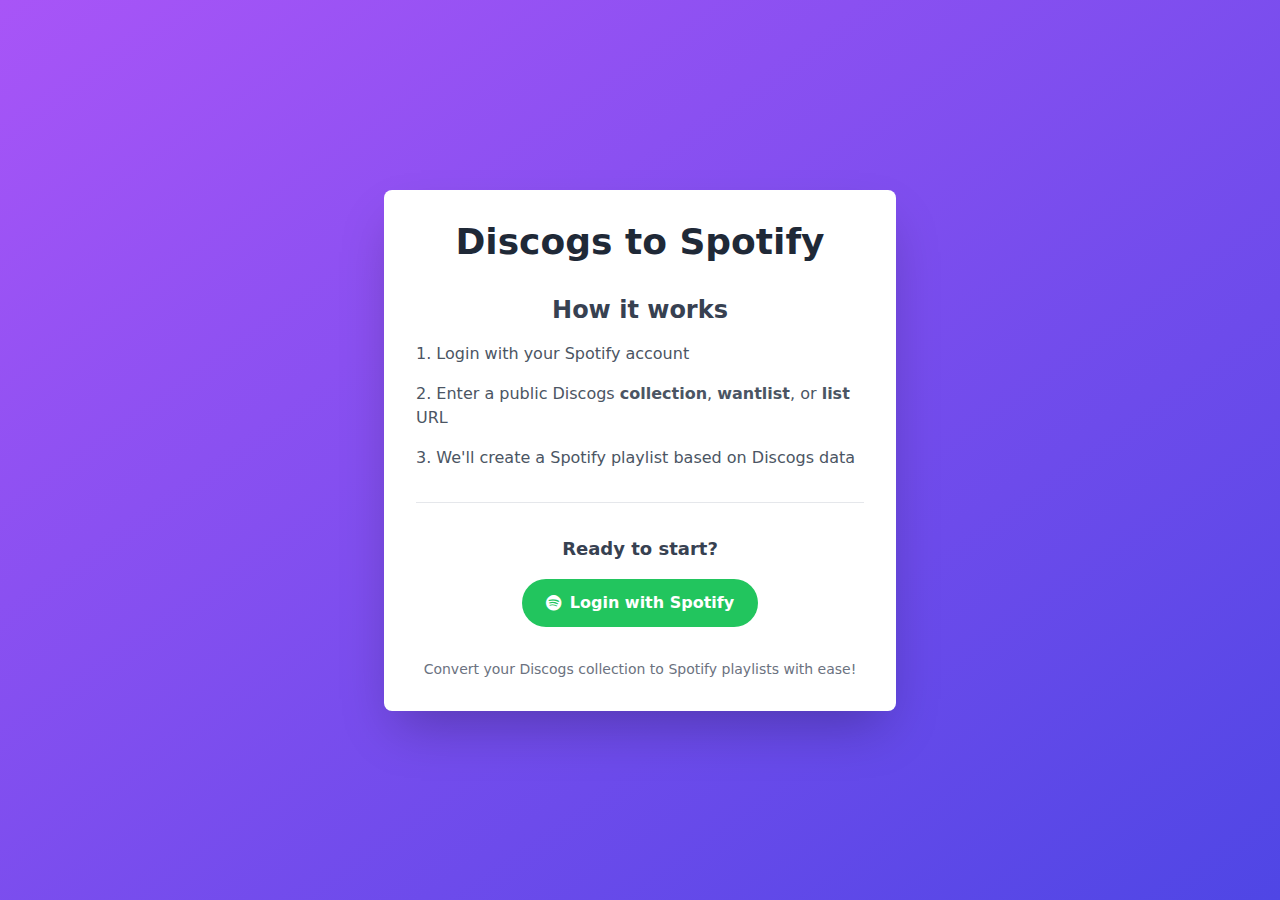
<file: internal/server/templates/index.html>
<!DOCTYPE html>
<html lang="en">

<head>
    <meta charset="UTF-8">
    <meta name="viewport" content="width=device-width, initial-scale=1.0">
    <title>Discogs to Spotify Converter - Get Started</title>
    <link rel="stylesheet" href="/static/css/output.css">
    <link href="https://cdnjs.cloudflare.com/ajax/libs/font-awesome/6.0.0-beta3/css/all.min.css" rel="stylesheet">
</head>

<body class="bg-gradient-to-br from-purple-500 to-indigo-600 min-h-screen flex items-center justify-center p-4">
    <div class="bg-white rounded-lg shadow-2xl p-8 max-w-lg w-full">
        <h1 class="text-4xl font-bold text-center mb-8 text-gray-800">Discogs to Spotify</h1>
        <div class="space-y-8">
            <div class="text-center">
                <h2 class="text-2xl font-semibold mb-4 text-gray-700">How it works</h2>
                <ol class="list-decimal list-inside text-left space-y-4 text-gray-600">
                    <li>Login with your Spotify account</li>
                    <li>Enter a public Discogs <b>collection</b>, <b>wantlist</b>, or <b>list</b> URL</li>
                    <li>We'll create a Spotify playlist based on Discogs data</li>
                </ol>
            </div>

            <div class="border-t border-gray-200 pt-8 text-center">
                <p class="text-lg font-semibold mb-4 text-gray-700">Ready to start?</p>
                <a href="/auth/login"
                    class="inline-flex items-center px-6 py-3 bg-green-500 text-white font-semibold rounded-full hover:bg-green-600 transition duration-300">
                    <i class="fab fa-spotify mr-2"></i>
                    Login with Spotify
                </a>
            </div>
        </div>

        <div class="mt-8 text-center text-sm text-gray-500">
            <p>Convert your Discogs collection to Spotify playlists with ease!</p>
        </div>
    </div>
</body>

</html>
</file>
<file: static/css/output.css>
*,:after,:before{--tw-border-spacing-x:0;--tw-border-spacing-y:0;--tw-translate-x:0;--tw-translate-y:0;--tw-rotate:0;--tw-skew-x:0;--tw-skew-y:0;--tw-scale-x:1;--tw-scale-y:1;--tw-pan-x: ;--tw-pan-y: ;--tw-pinch-zoom: ;--tw-scroll-snap-strictness:proximity;--tw-gradient-from-position: ;--tw-gradient-via-position: ;--tw-gradient-to-position: ;--tw-ordinal: ;--tw-slashed-zero: ;--tw-numeric-figure: ;--tw-numeric-spacing: ;--tw-numeric-fraction: ;--tw-ring-inset: ;--tw-ring-offset-width:0px;--tw-ring-offset-color:#fff;--tw-ring-color:rgba(59,130,246,.5);--tw-ring-offset-shadow:0 0 #0000;--tw-ring-shadow:0 0 #0000;--tw-shadow:0 0 #0000;--tw-shadow-colored:0 0 #0000;--tw-blur: ;--tw-brightness: ;--tw-contrast: ;--tw-grayscale: ;--tw-hue-rotate: ;--tw-invert: ;--tw-saturate: ;--tw-sepia: ;--tw-drop-shadow: ;--tw-backdrop-blur: ;--tw-backdrop-brightness: ;--tw-backdrop-contrast: ;--tw-backdrop-grayscale: ;--tw-backdrop-hue-rotate: ;--tw-backdrop-invert: ;--tw-backdrop-opacity: ;--tw-backdrop-saturate: ;--tw-backdrop-sepia: ;--tw-contain-size: ;--tw-contain-layout: ;--tw-contain-paint: ;--tw-contain-style: }::backdrop{--tw-border-spacing-x:0;--tw-border-spacing-y:0;--tw-translate-x:0;--tw-translate-y:0;--tw-rotate:0;--tw-skew-x:0;--tw-skew-y:0;--tw-scale-x:1;--tw-scale-y:1;--tw-pan-x: ;--tw-pan-y: ;--tw-pinch-zoom: ;--tw-scroll-snap-strictness:proximity;--tw-gradient-from-position: ;--tw-gradient-via-position: ;--tw-gradient-to-position: ;--tw-ordinal: ;--tw-slashed-zero: ;--tw-numeric-figure: ;--tw-numeric-spacing: ;--tw-numeric-fraction: ;--tw-ring-inset: ;--tw-ring-offset-width:0px;--tw-ring-offset-color:#fff;--tw-ring-color:rgba(59,130,246,.5);--tw-ring-offset-shadow:0 0 #0000;--tw-ring-shadow:0 0 #0000;--tw-shadow:0 0 #0000;--tw-shadow-colored:0 0 #0000;--tw-blur: ;--tw-brightness: ;--tw-contrast: ;--tw-grayscale: ;--tw-hue-rotate: ;--tw-invert: ;--tw-saturate: ;--tw-sepia: ;--tw-drop-shadow: ;--tw-backdrop-blur: ;--tw-backdrop-brightness: ;--tw-backdrop-contrast: ;--tw-backdrop-grayscale: ;--tw-backdrop-hue-rotate: ;--tw-backdrop-invert: ;--tw-backdrop-opacity: ;--tw-backdrop-saturate: ;--tw-backdrop-sepia: ;--tw-contain-size: ;--tw-contain-layout: ;--tw-contain-paint: ;--tw-contain-style: }/*! tailwindcss v3.4.17 | MIT License | https://tailwindcss.com*/*,:after,:before{box-sizing:border-box;border:0 solid #e5e7eb}:after,:before{--tw-content:""}:host,html{line-height:1.5;-webkit-text-size-adjust:100%;-moz-tab-size:4;-o-tab-size:4;tab-size:4;font-family:ui-sans-serif,system-ui,sans-serif,Apple Color Emoji,Segoe UI Emoji,Segoe UI Symbol,Noto Color Emoji;font-feature-settings:normal;font-variation-settings:normal;-webkit-tap-highlight-color:transparent}body{margin:0;line-height:inherit}hr{height:0;color:inherit;border-top-width:1px}abbr:where([title]){-webkit-text-decoration:underline dotted;text-decoration:underline dotted}h1,h2,h3,h4,h5,h6{font-size:inherit;font-weight:inherit}a{color:inherit;text-decoration:inherit}b,strong{font-weight:bolder}code,kbd,pre,samp{font-family:ui-monospace,SFMono-Regular,Menlo,Monaco,Consolas,Liberation Mono,Courier New,monospace;font-feature-settings:normal;font-variation-settings:normal;font-size:1em}small{font-size:80%}sub,sup{font-size:75%;line-height:0;position:relative;vertical-align:baseline}sub{bottom:-.25em}sup{top:-.5em}table{text-indent:0;border-color:inherit;border-collapse:collapse}button,input,optgroup,select,textarea{font-family:inherit;font-feature-settings:inherit;font-variation-settings:inherit;font-size:100%;font-weight:inherit;line-height:inherit;letter-spacing:inherit;color:inherit;margin:0;padding:0}button,select{text-transform:none}button,input:where([type=button]),input:where([type=reset]),input:where([type=submit]){-webkit-appearance:button;background-color:transparent;background-image:none}:-moz-focusring{outline:auto}:-moz-ui-invalid{box-shadow:none}progress{vertical-align:baseline}::-webkit-inner-spin-button,::-webkit-outer-spin-button{height:auto}[type=search]{-webkit-appearance:textfield;outline-offset:-2px}::-webkit-search-decoration{-webkit-appearance:none}::-webkit-file-upload-button{-webkit-appearance:button;font:inherit}summary{display:list-item}blockquote,dd,dl,figure,h1,h2,h3,h4,h5,h6,hr,p,pre{margin:0}fieldset{margin:0}fieldset,legend{padding:0}menu,ol,ul{list-style:none;margin:0;padding:0}dialog{padding:0}textarea{resize:vertical}input::-moz-placeholder,textarea::-moz-placeholder{opacity:1;color:#9ca3af}input::placeholder,textarea::placeholder{opacity:1;color:#9ca3af}[role=button],button{cursor:pointer}:disabled{cursor:default}audio,canvas,embed,iframe,img,object,svg,video{display:block;vertical-align:middle}img,video{max-width:100%;height:auto}[hidden]:where(:not([hidden=until-found])){display:none}.sr-only{position:absolute;width:1px;height:1px;padding:0;margin:-1px;overflow:hidden;clip:rect(0,0,0,0);white-space:nowrap;border-width:0}.absolute{position:absolute}.relative{position:relative}.right-2{right:.5rem}.top-2{top:.5rem}.mx-auto{margin-left:auto;margin-right:auto}.my-2{margin-top:.5rem}.mb-2,.my-2{margin-bottom:.5rem}.mb-4{margin-bottom:1rem}.mb-5{margin-bottom:1.25rem}.mb-8{margin-bottom:2rem}.ml-2{margin-left:.5rem}.mr-1{margin-right:.25rem}.mr-2{margin-right:.5rem}.mt-2{margin-top:.5rem}.mt-4{margin-top:1rem}.mt-8{margin-top:2rem}.block{display:block}.flex{display:flex}.inline-flex{display:inline-flex}.hidden{display:none}.h-screen{height:100vh}.min-h-screen{min-height:100vh}.w-full{width:100%}.max-w-lg{max-width:32rem}.max-w-md{max-width:28rem}.max-w-sm{max-width:24rem}.max-w-xl{max-width:36rem}.cursor-help{cursor:help}.list-inside{list-style-position:inside}.list-decimal{list-style-type:decimal}.items-center{align-items:center}.justify-center{justify-content:center}.justify-between{justify-content:space-between}.space-x-6>:not([hidden])~:not([hidden]){--tw-space-x-reverse:0;margin-right:calc(1.5rem*var(--tw-space-x-reverse));margin-left:calc(1.5rem*(1 - var(--tw-space-x-reverse)))}.space-y-3>:not([hidden])~:not([hidden]){--tw-space-y-reverse:0;margin-top:calc(.75rem*(1 - var(--tw-space-y-reverse)));margin-bottom:calc(.75rem*var(--tw-space-y-reverse))}.space-y-4>:not([hidden])~:not([hidden]){--tw-space-y-reverse:0;margin-top:calc(1rem*(1 - var(--tw-space-y-reverse)));margin-bottom:calc(1rem*var(--tw-space-y-reverse))}.space-y-8>:not([hidden])~:not([hidden]){--tw-space-y-reverse:0;margin-top:calc(2rem*(1 - var(--tw-space-y-reverse)));margin-bottom:calc(2rem*var(--tw-space-y-reverse))}.rounded-full{border-radius:9999px}.rounded-lg{border-radius:.5rem}.rounded-md{border-radius:.375rem}.rounded-l{border-top-left-radius:.25rem;border-bottom-left-radius:.25rem}.rounded-r{border-top-right-radius:.25rem;border-bottom-right-radius:.25rem}.border{border-width:1px}.border-t{border-top-width:1px}.border-gray-200{--tw-border-opacity:1;border-color:rgb(229 231 235/var(--tw-border-opacity,1))}.border-gray-300{--tw-border-opacity:1;border-color:rgb(209 213 219/var(--tw-border-opacity,1))}.border-green-200{--tw-border-opacity:1;border-color:rgb(187 247 208/var(--tw-border-opacity,1))}.bg-blue-500{--tw-bg-opacity:1;background-color:rgb(59 130 246/var(--tw-bg-opacity,1))}.bg-gray-200{--tw-bg-opacity:1;background-color:rgb(229 231 235/var(--tw-bg-opacity,1))}.bg-green-100{--tw-bg-opacity:1;background-color:rgb(220 252 231/var(--tw-bg-opacity,1))}.bg-green-500{--tw-bg-opacity:1;background-color:rgb(34 197 94/var(--tw-bg-opacity,1))}.bg-red-100{--tw-bg-opacity:1;background-color:rgb(254 226 226/var(--tw-bg-opacity,1))}.bg-white{--tw-bg-opacity:1;background-color:rgb(255 255 255/var(--tw-bg-opacity,1))}.bg-gradient-to-br{background-image:linear-gradient(to bottom right,var(--tw-gradient-stops))}.from-purple-500{--tw-gradient-from:#a855f7 var(--tw-gradient-from-position);--tw-gradient-to:rgba(168,85,247,0) var(--tw-gradient-to-position);--tw-gradient-stops:var(--tw-gradient-from),var(--tw-gradient-to)}.to-indigo-600{--tw-gradient-to:#4f46e5 var(--tw-gradient-to-position)}.p-10{padding:2.5rem}.p-2{padding:.5rem}.p-4{padding:1rem}.p-5{padding:1.25rem}.p-8{padding:2rem}.px-4{padding-left:1rem;padding-right:1rem}.px-6{padding-left:1.5rem;padding-right:1.5rem}.py-2{padding-top:.5rem;padding-bottom:.5rem}.py-3{padding-top:.75rem;padding-bottom:.75rem}.pr-10{padding-right:2.5rem}.pt-2{padding-top:.5rem}.pt-8{padding-top:2rem}.text-left{text-align:left}.text-center{text-align:center}.text-2xl{font-size:1.5rem;line-height:2rem}.text-3xl{font-size:1.875rem;line-height:2.25rem}.text-4xl{font-size:2.25rem;line-height:2.5rem}.text-lg{font-size:1.125rem;line-height:1.75rem}.text-sm{font-size:.875rem;line-height:1.25rem}.text-xl{font-size:1.25rem;line-height:1.75rem}.font-bold{font-weight:700}.font-medium{font-weight:500}.font-semibold{font-weight:600}.text-blue-500{--tw-text-opacity:1;color:rgb(59 130 246/var(--tw-text-opacity,1))}.text-gray-500{--tw-text-opacity:1;color:rgb(107 114 128/var(--tw-text-opacity,1))}.text-gray-600{--tw-text-opacity:1;color:rgb(75 85 99/var(--tw-text-opacity,1))}.text-gray-700{--tw-text-opacity:1;color:rgb(55 65 81/var(--tw-text-opacity,1))}.text-gray-800{--tw-text-opacity:1;color:rgb(31 41 55/var(--tw-text-opacity,1))}.text-green-700{--tw-text-opacity:1;color:rgb(21 128 61/var(--tw-text-opacity,1))}.text-green-800{--tw-text-opacity:1;color:rgb(22 101 52/var(--tw-text-opacity,1))}.text-green-900{--tw-text-opacity:1;color:rgb(20 83 45/var(--tw-text-opacity,1))}.text-purple-500{--tw-text-opacity:1;color:rgb(168 85 247/var(--tw-text-opacity,1))}.text-red-700{--tw-text-opacity:1;color:rgb(185 28 28/var(--tw-text-opacity,1))}.text-white{--tw-text-opacity:1;color:rgb(255 255 255/var(--tw-text-opacity,1))}.underline{text-decoration-line:underline}.shadow-2xl{--tw-shadow:0 25px 50px -12px rgba(0,0,0,.25);--tw-shadow-colored:0 25px 50px -12px var(--tw-shadow-color)}.shadow-2xl,.shadow-md{box-shadow:var(--tw-ring-offset-shadow,0 0 #0000),var(--tw-ring-shadow,0 0 #0000),var(--tw-shadow)}.shadow-md{--tw-shadow:0 4px 6px -1px rgba(0,0,0,.1),0 2px 4px -2px rgba(0,0,0,.1);--tw-shadow-colored:0 4px 6px -1px var(--tw-shadow-color),0 2px 4px -2px var(--tw-shadow-color)}.transition{transition-property:color,background-color,border-color,text-decoration-color,fill,stroke,opacity,box-shadow,transform,filter,-webkit-backdrop-filter;transition-property:color,background-color,border-color,text-decoration-color,fill,stroke,opacity,box-shadow,transform,filter,backdrop-filter;transition-property:color,background-color,border-color,text-decoration-color,fill,stroke,opacity,box-shadow,transform,filter,backdrop-filter,-webkit-backdrop-filter;transition-timing-function:cubic-bezier(.4,0,.2,1);transition-duration:.15s}.duration-300{transition-duration:.3s}.hover\:bg-green-600:hover{--tw-bg-opacity:1;background-color:rgb(22 163 74/var(--tw-bg-opacity,1))}.hover\:text-purple-600:hover{--tw-text-opacity:1;color:rgb(147 51 234/var(--tw-text-opacity,1))}.focus\:outline-none:focus{outline:2px solid transparent;outline-offset:2px}.focus\:ring-2:focus{--tw-ring-offset-shadow:var(--tw-ring-inset) 0 0 0 var(--tw-ring-offset-width) var(--tw-ring-offset-color);--tw-ring-shadow:var(--tw-ring-inset) 0 0 0 calc(2px + var(--tw-ring-offset-width)) var(--tw-ring-color);box-shadow:var(--tw-ring-offset-shadow),var(--tw-ring-shadow),var(--tw-shadow,0 0 #0000)}.focus\:ring-purple-500:focus{--tw-ring-opacity:1;--tw-ring-color:rgb(168 85 247/var(--tw-ring-opacity,1))}.disabled\:cursor-not-allowed:disabled{cursor:not-allowed}.disabled\:bg-gray-400:disabled{--tw-bg-opacity:1;background-color:rgb(156 163 175/var(--tw-bg-opacity,1))}
</file>
